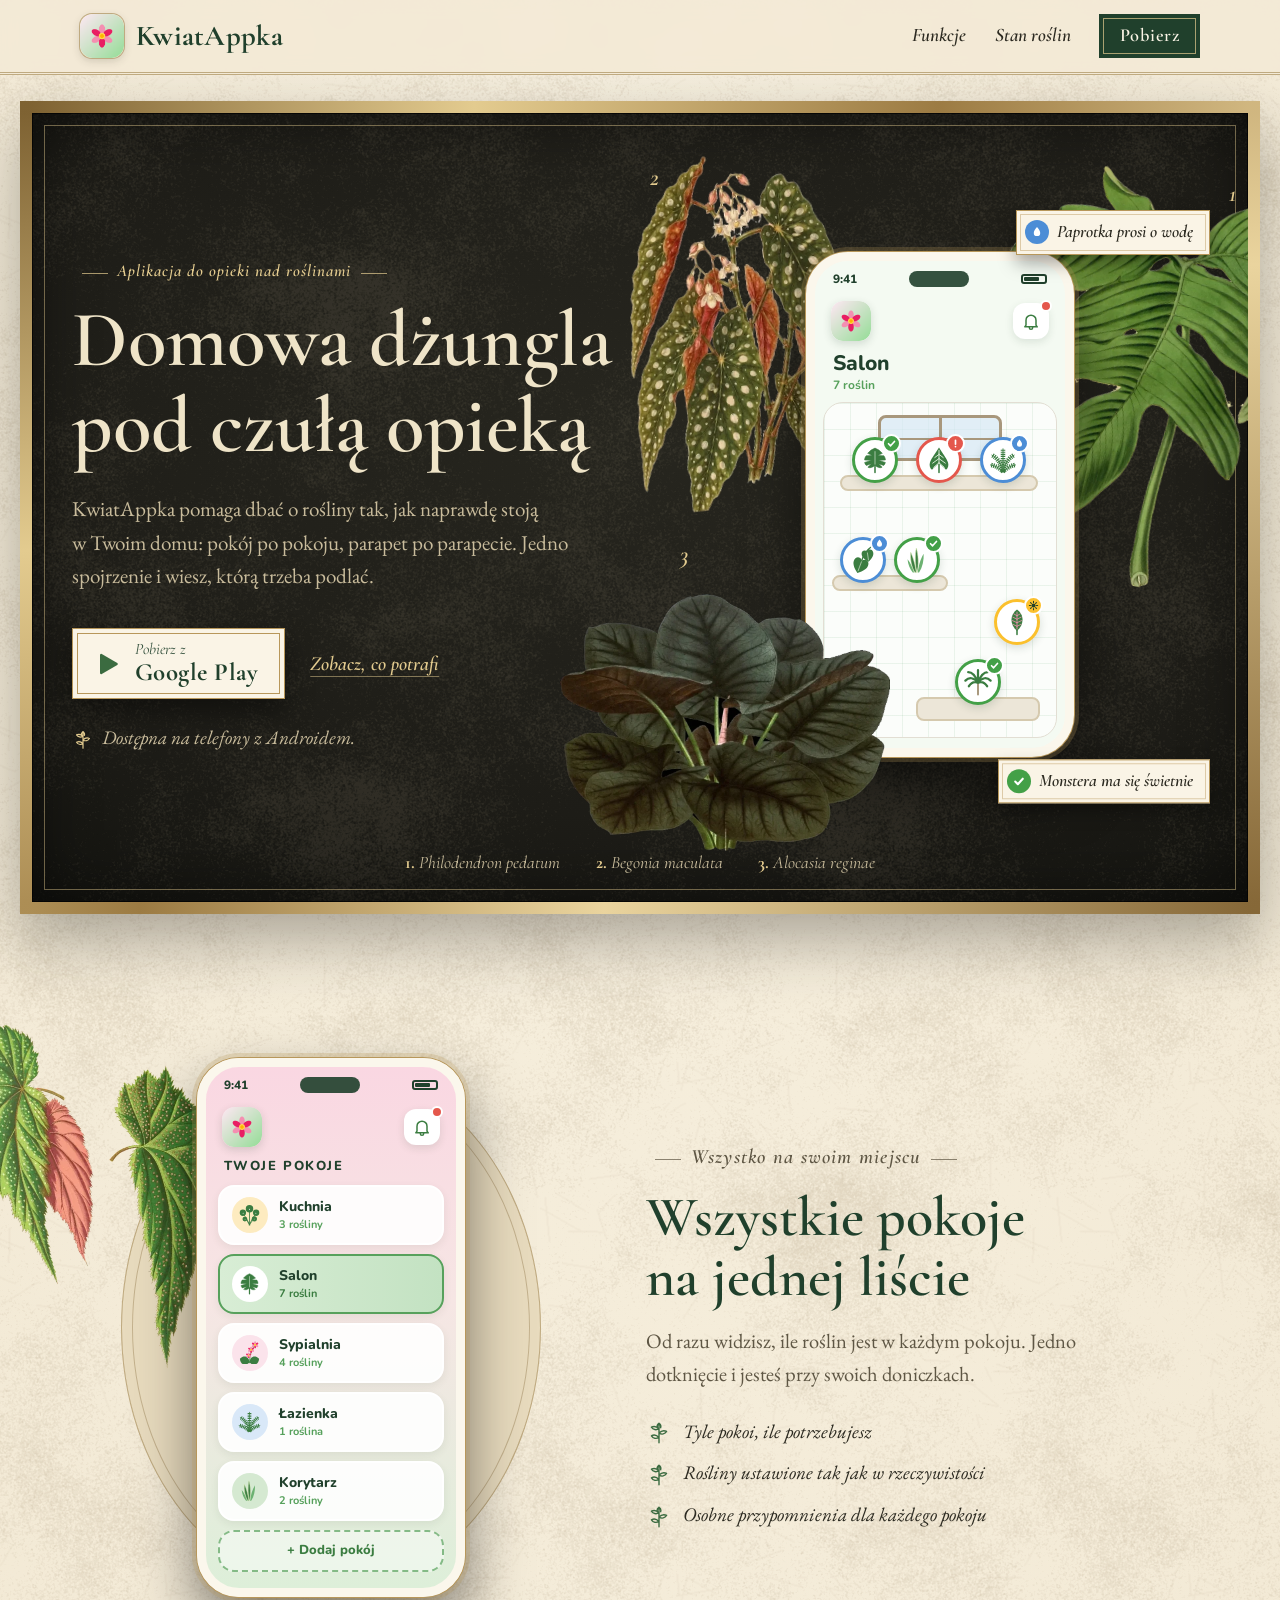
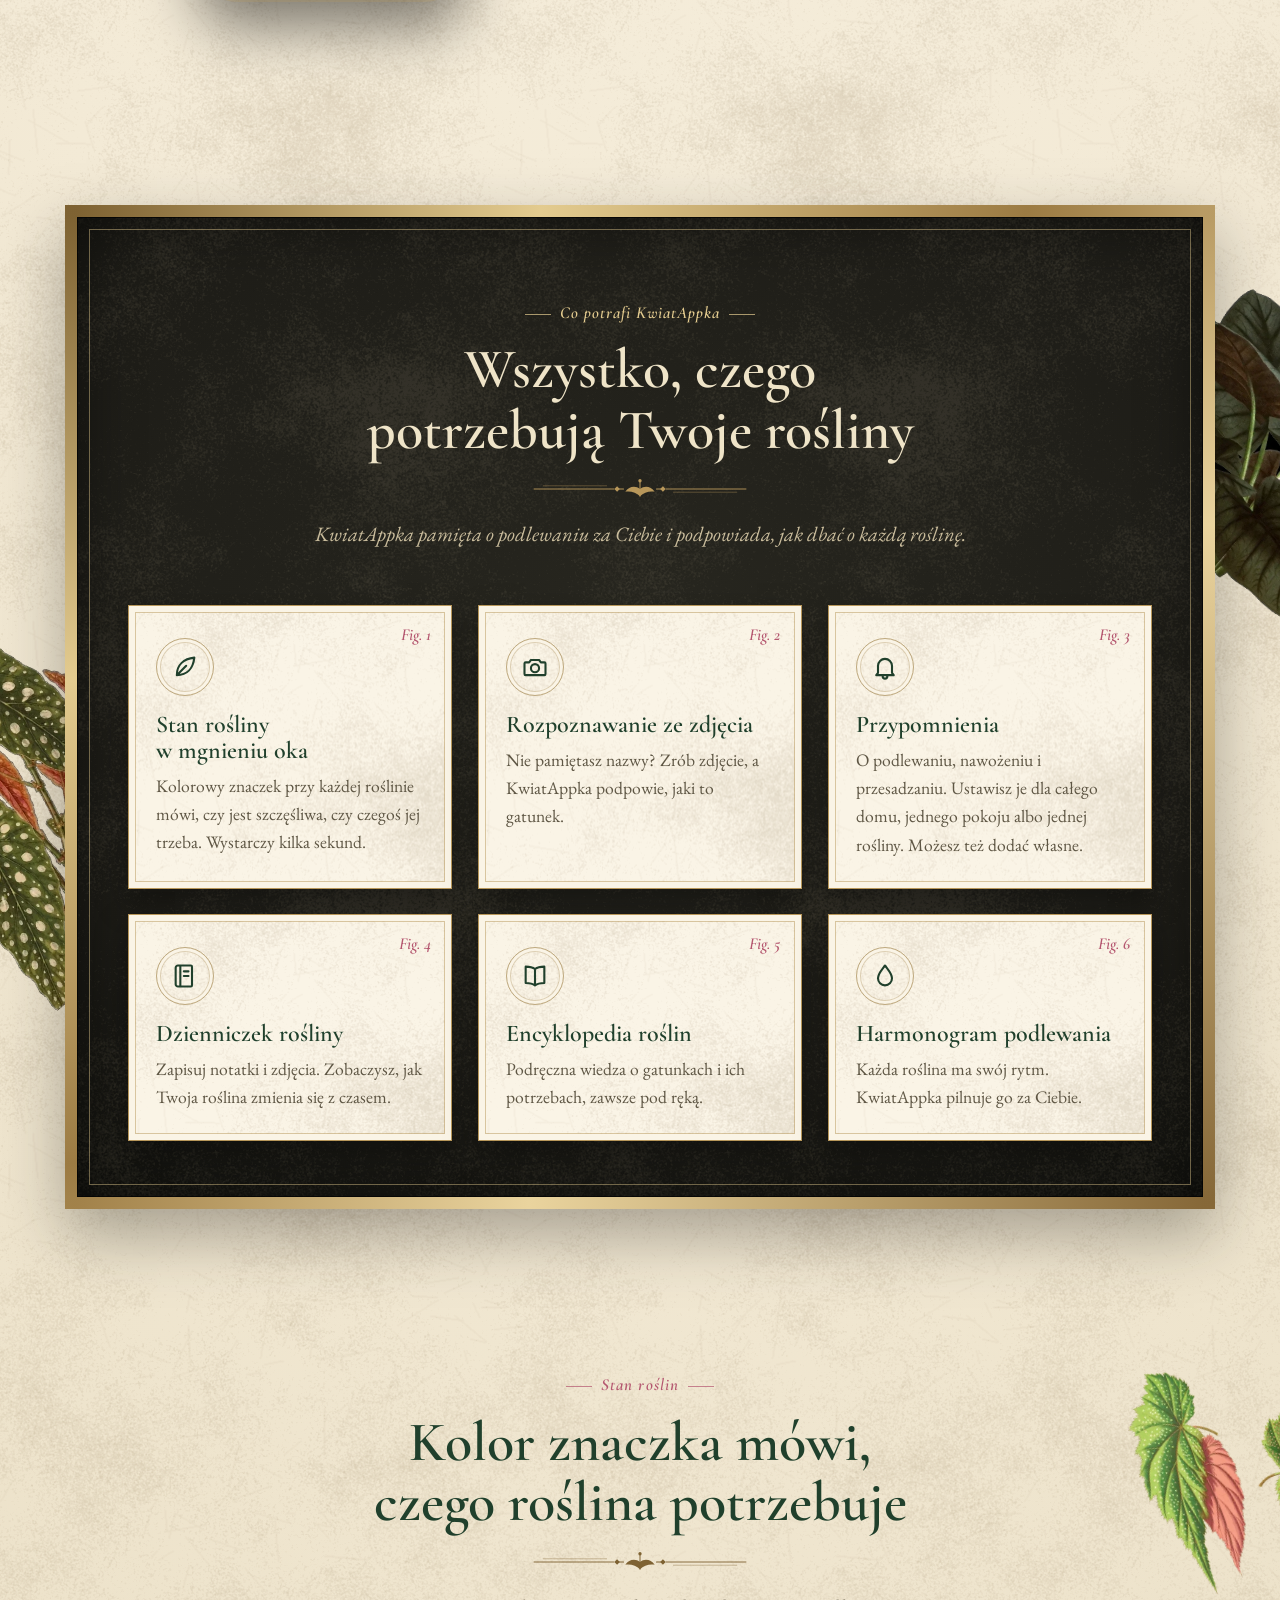
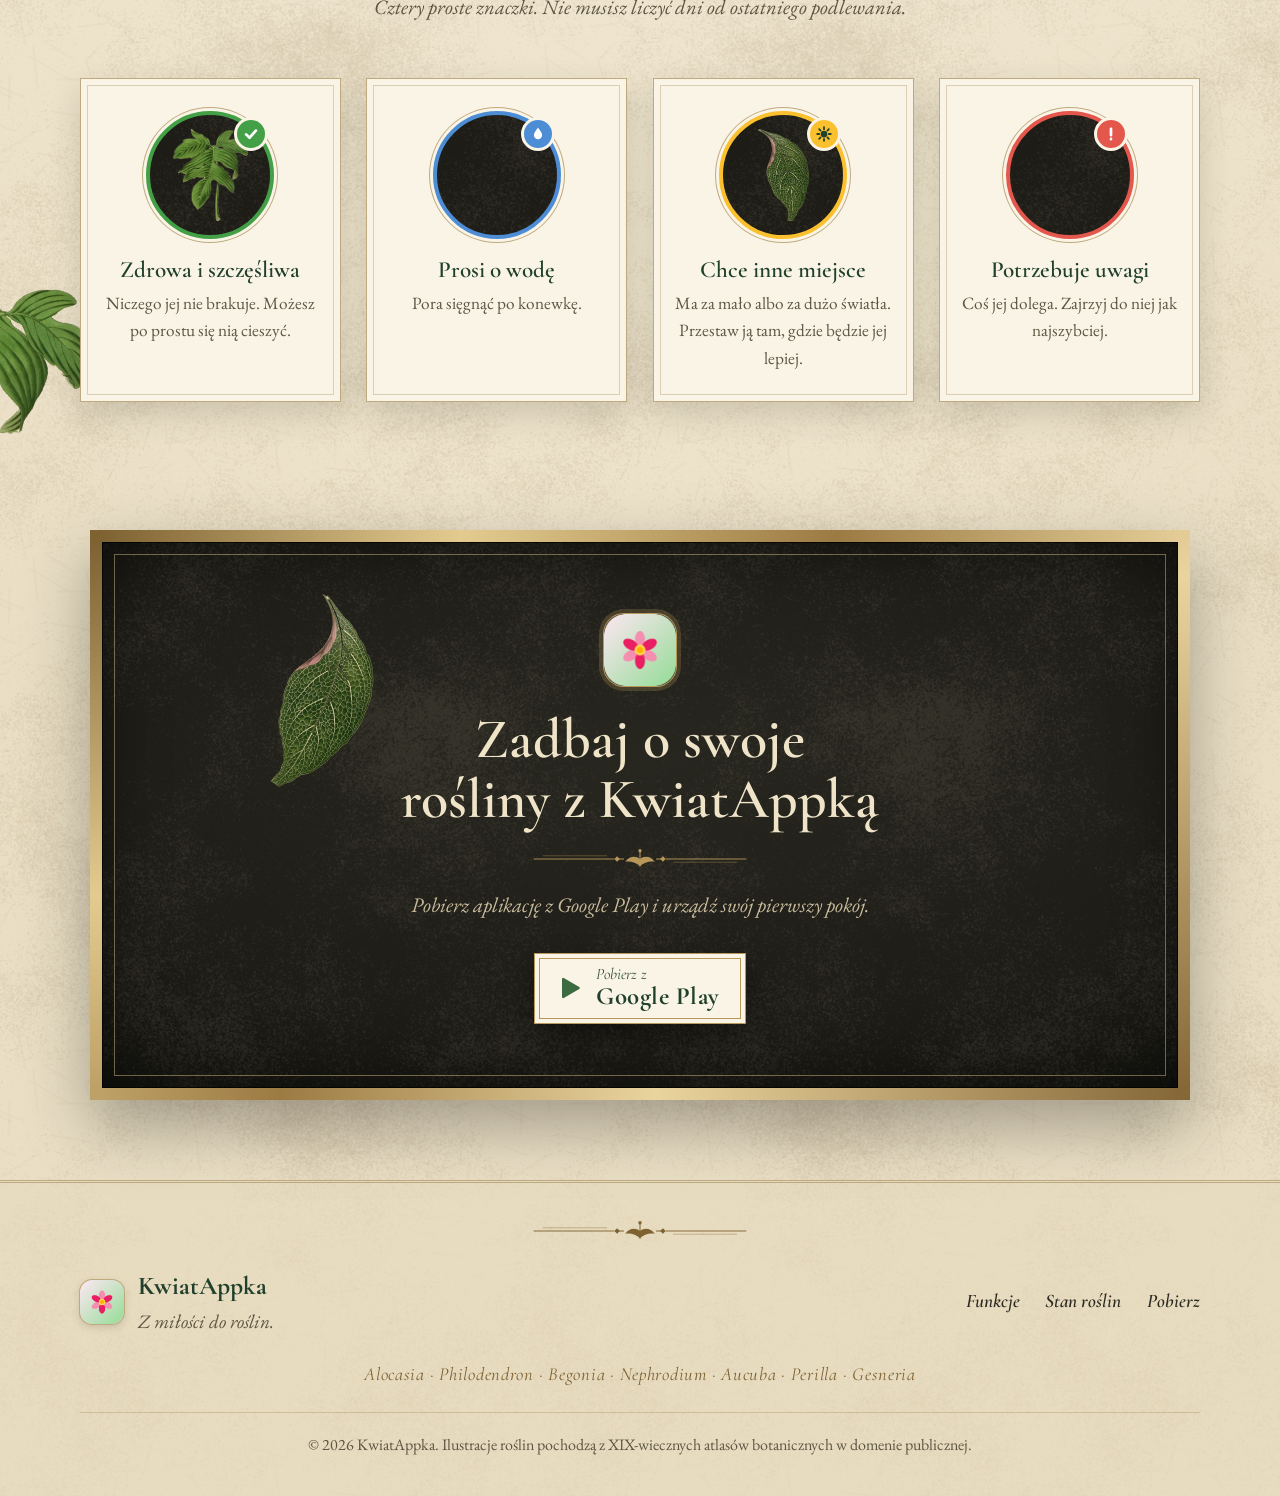
<file: index.html>
<!DOCTYPE html>
<html lang="pl">
<head>
  <meta charset="utf-8">

  <meta http-equiv="Content-Security-Policy"
        content="default-src 'none'; style-src 'self'; img-src 'self'; font-src 'self'; manifest-src 'self'; script-src 'self'; object-src 'none'; base-uri 'self'; form-action 'none'">
  <meta name="referrer" content="strict-origin-when-cross-origin">

  <meta name="viewport" content="width=device-width, initial-scale=1">
  <title>KwiatAppka. Aplikacja do opieki nad roślinami domowymi</title>
  <meta name="description" content="KwiatAppka to aplikacja do opieki nad roślinami domowymi. Urządź w telefonie swoje pokoje, rozstaw rośliny tak, jak stoją w domu, i jednym spojrzeniem sprawdź, której czegoś potrzeba.">
  <meta name="theme-color" content="#F3EAD6">
  <link rel="canonical" href="https://kwiat.app/">

  <meta property="og:type" content="website">
  <meta property="og:locale" content="pl_PL">
  <meta property="og:site_name" content="KwiatAppka">
  <meta property="og:title" content="KwiatAppka. Aplikacja do opieki nad roślinami domowymi">
  <meta property="og:description" content="Urządź w telefonie swoje pokoje, rozstaw rośliny tak, jak stoją w domu, i jednym spojrzeniem sprawdź, której czegoś potrzeba.">
  <meta property="og:url" content="https://kwiat.app/">
  <meta property="og:image" content="https://kwiat.app/img/og-image.jpg">
  <meta property="og:image:width" content="1200">
  <meta property="og:image:height" content="630">
  <meta property="og:image:alt" content="KwiatAppka. Domowa dżungla pod czułą opieką">
  <meta name="twitter:card" content="summary_large_image">

  <link rel="icon" href="img/favicon-48.png" type="image/png" sizes="48x48">
  <link rel="icon" href="img/icon-192.png" type="image/png" sizes="192x192">
  <link rel="apple-touch-icon" href="img/apple-touch-icon.png">
  <link rel="manifest" href="site.webmanifest">
  <link rel="preload" href="fonts/cormorant-garamond-latin.woff2" as="font" type="font/woff2" crossorigin>
  <link rel="preload" href="fonts/eb-garamond-latin.woff2" as="font" type="font/woff2" crossorigin>
  <link rel="stylesheet" href="css/style.css">
  <script src="js/lenis.min.js" defer></script>
  <script src="js/main.js" defer></script>
</head>
<body>

<svg class="sprite" aria-hidden="true" focusable="false">
  <defs>
    <path id="lf" d="M0 0C7-11 23-12 31 0 23 12 7 11 0 0Z"/>
    <path id="heart" d="M0 0C-7-5-12-11-10.5-17-9.5-22-4-23.5 0-19 4-23.5 9.5-22 10.5-17 12-11 7-5 0 0Z"/>
  </defs>

  <symbol id="flower" viewBox="0 0 60 60">
    <g fill="#EC2A68">
      <ellipse cx="30" cy="15" rx="8" ry="13" transform="rotate(60 30 30)"/>
      <ellipse cx="30" cy="15" rx="8" ry="13" transform="rotate(180 30 30)"/>
      <ellipse cx="30" cy="15" rx="8" ry="13" transform="rotate(300 30 30)"/>
    </g>
    <g fill="#F591B2">
      <ellipse cx="30" cy="15" rx="8" ry="13"/>
      <ellipse cx="30" cy="15" rx="8" ry="13" transform="rotate(120 30 30)"/>
      <ellipse cx="30" cy="15" rx="8" ry="13" transform="rotate(240 30 30)"/>
    </g>
    <circle cx="30" cy="30" r="8" fill="#FFD54F"/>
    <circle cx="30" cy="30" r="4.5" fill="#FFB300"/>
  </symbol>
  <symbol id="g-monstera" viewBox="0 0 40 40">
    <path d="M20 27v11" fill="none" stroke="currentColor" stroke-width="2.2" stroke-linecap="round"/>
    <path fill="currentColor" stroke="currentColor" stroke-width=".8" stroke-linejoin="round" d="M20 3Q26 5 30.5 10.5L24 13.5L32.8 14Q34.8 17 34.9 20L25 20.5L34.8 23.5Q34.3 26 32.5 27.8L25 25.5L30.2 30.2Q28 31.5 25.5 30.8Q22 30 20 27Q18 30 14.5 30.8Q12 31.5 9.8 30.2L15 25.5L7.5 27.8Q5.7 26 5.2 23.5L15 20.5L5.1 20Q5.2 17 7.2 14L16 13.5L9.5 10.5Q14 5 20 3Z"/>
    <path d="M20 8v18" fill="none" stroke="#E6F2E2" stroke-width="1.2" stroke-linecap="round" opacity=".75"/>
  </symbol>
  <symbol id="g-alokazja" viewBox="0 0 40 40">
    <path d="M20 25v13" fill="none" stroke="currentColor" stroke-width="2.2" stroke-linecap="round"/>
    <path fill="currentColor" d="M20 2C24 9 31 17 33 24c1 4 0 8-3 10-3-3-6.5-7-10-9-3.5 2-7 6-10 9-3-2-4-6-3-10C9 17 16 9 20 2Z"/>
    <path d="M20 6v19M20 12l6 4.5M20 12l-6 4.5M20 18l9 6.5M20 18l-9 6.5M20 24l7.5 6.5M20 24l-7.5 6.5" fill="none" stroke="#E6F2E2" stroke-width="1.3" stroke-linecap="round"/>
  </symbol>
  <symbol id="g-filodendron" viewBox="0 0 40 40">
    <path d="M32 1C25 6 20.5 12 18.5 20M32 1q-4 2.5-6 6.8" fill="none" stroke="currentColor" stroke-width="1.8" stroke-linecap="round"/>
    <g fill="currentColor">
      <use href="#heart" transform="translate(12 38.5) rotate(20)"/>
      <use href="#heart" transform="translate(28 22.5) rotate(-8) scale(.78)"/>
    </g>
    <path d="M17.8 22.5 13 35.5M26.3 9.8 27.8 20" fill="none" stroke="#E6F2E2" stroke-width="1.1" stroke-linecap="round" opacity=".8"/>
  </symbol>
  <symbol id="g-sansewieria" viewBox="0 0 40 40">
    <path fill="#6DB272" d="M14 38C10 33 7 26 6.5 19c4 5 7.5 12 9.5 19ZM23 38c5-8 7-18 6.5-27C25 18 22 29 21 38Z"/>
    <path fill="currentColor" stroke="#D8E8B4" stroke-width=".8" stroke-linejoin="round" d="M20 38C17 28 17 12 19 3c3 9 4 25 1 35ZM17 38C12 30 10 18 11 9c4 8 7 20 8 29Z"/>
  </symbol>
  <symbol id="g-paproc" viewBox="0 0 40 40">
    <path d="M20 37C20 26 20 14 20 4M20 37C18 26 12 17 4 13M20 37C22 26 28 17 36 13M20 37C16 32 9 28 2 27M20 37C24 32 31 28 38 27" fill="none" stroke="currentColor" stroke-width="6.5" stroke-dasharray="1.7 1.3"/>
    <path d="M20 37C20 26 20 14 20 4M20 37C18 26 12 17 4 13M20 37C22 26 28 17 36 13M20 37C16 32 9 28 2 27M20 37C24 32 31 28 38 27" fill="none" stroke="currentColor" stroke-width="1.2" stroke-linecap="round"/>
  </symbol>
  <symbol id="g-kaktus" viewBox="0 0 40 40">
    <g fill="none" stroke="currentColor" stroke-linecap="round">
      <path d="M20 37V11" stroke-width="9"/>
      <path d="M17 26h-5.5Q9 26 9 23.5V17" stroke-width="5"/>
      <path d="M23 21h5.5Q31 21 31 18.5V13" stroke-width="5"/>
    </g>
    <path d="M20 13v3M20 20v3M20 28v3M17.5 16.5v2M22.5 24.5v2" fill="none" stroke="#E6F2E2" stroke-width="1" stroke-linecap="round" opacity=".85"/>
    <circle cx="20" cy="5.5" r="3.2" fill="#EC2A68"/>
    <circle cx="20" cy="5.5" r="1.3" fill="#FFD54F"/>
  </symbol>
  <symbol id="g-sukulent" viewBox="0 0 40 40">
    <g fill="#7DBD82">
      <use href="#lf" transform="translate(20 37) rotate(-14) scale(.6 .95)"/>
      <use href="#lf" transform="translate(20 37) rotate(-166) scale(.6 .95)"/>
      <use href="#lf" transform="translate(20 37) rotate(-66) scale(.76 .95)"/>
      <use href="#lf" transform="translate(20 37) rotate(-114) scale(.76 .95)"/>
    </g>
    <g fill="currentColor">
      <use href="#lf" transform="translate(20 37) rotate(-40) scale(.7 .95)"/>
      <use href="#lf" transform="translate(20 37) rotate(-140) scale(.7 .95)"/>
      <use href="#lf" transform="translate(20 37) rotate(-90) scale(.86 .95)"/>
    </g>
  </symbol>
  <symbol id="g-pilea" viewBox="0 0 40 40">
    <path d="M20 38V15M20 38C17 30 13 24 10 20M20 38c3-8 7-14 10-18M20 38c-2-4-4-7-6-9M20 38c2-4 5-7 7-9" fill="none" stroke="currentColor" stroke-width="1.4" stroke-linecap="round"/>
    <g fill="currentColor">
      <circle cx="20" cy="10" r="6.5"/>
      <circle cx="8.5" cy="17" r="5.5"/>
      <circle cx="31.5" cy="17" r="5.5"/>
      <circle cx="12" cy="28" r="4.2"/>
      <circle cx="28.5" cy="27.5" r="4.5"/>
    </g>
    <g fill="#E6F2E2" opacity=".9">
      <circle cx="20" cy="11" r="1"/>
      <circle cx="9" cy="17.8" r=".9"/>
      <circle cx="31" cy="17.8" r=".9"/>
      <circle cx="12.3" cy="28.5" r=".8"/>
      <circle cx="28.2" cy="28" r=".8"/>
    </g>
  </symbol>
  <symbol id="g-palma" viewBox="0 0 40 40">
    <path d="M20 38V21" fill="none" stroke="#A8977C" stroke-width="2.8" stroke-linecap="round"/>
    <path d="M20 21V3M20 21C16 10 11 6 6 6M20 21c4-11 9-15 14-15M20 21C14 13 7 13 2 18M20 21c6-8 13-8 18-3M20 21c-5-2-10 0-13 5M20 21c5-2 10 0 13 5" fill="none" stroke="currentColor" stroke-width="3.2" stroke-linecap="round"/>
  </symbol>
  <symbol id="g-storczyk" viewBox="0 0 40 40">
    <path d="M20 38C20 27 23 15 30 6" fill="none" stroke="#57A15C" stroke-width="1.6" stroke-linecap="round"/>
    <g fill="currentColor">
      <use href="#lf" transform="translate(20 37.5) rotate(-22) scale(.58 .8)"/>
      <use href="#lf" transform="translate(20 37.5) rotate(-158) scale(.58 .8)"/>
    </g>
    <use href="#flower" x="23" y="0" width="13.5" height="13.5"/>
    <use href="#flower" x="16.5" y="9" width="12.5" height="12.5"/>
    <use href="#flower" x="13" y="19.5" width="11" height="11"/>
  </symbol>
  <symbol id="g-kalatea" viewBox="0 0 40 40">
    <path d="M20 30v8" fill="none" stroke="currentColor" stroke-width="2.2" stroke-linecap="round"/>
    <path fill="currentColor" d="M20 2C29 8 32 22 20 33 8 22 11 8 20 2Z"/>
    <path d="M20 6v24M20 11l4.5-2.5M20 11l-4.5-2.5M20 16l6-3M20 16l-6-3M20 21l6.5-3M20 21l-6.5-3M20 26l5.5-2.5M20 26l-5.5-2.5" fill="none" stroke="#F591B2" stroke-width="1.1" stroke-linecap="round"/>
  </symbol>
  <symbol id="i-leaf" viewBox="0 0 24 24">
    <path d="M5 19C5 10 11 5 20 4c-1 9-6 15-15 15Zm0 0 8-8" fill="none" stroke="currentColor" stroke-width="1.8" stroke-linecap="round" stroke-linejoin="round"/>
  </symbol>
  <symbol id="i-home" viewBox="0 0 24 24">
    <path d="M4 11.5 12 4l8 7.5V19a1 1 0 0 1-1 1h-4v-6H9v6H5a1 1 0 0 1-1-1Z" fill="none" stroke="currentColor" stroke-width="1.8" stroke-linecap="round" stroke-linejoin="round"/>
  </symbol>
  <symbol id="i-shelf" viewBox="0 0 24 24">
    <path d="M3 11h18M3 20h18M7 11V7.5h5V11M12.5 20v-3.5h5V20M9.5 7.5V4M15 16.5V14" fill="none" stroke="currentColor" stroke-width="1.8" stroke-linecap="round" stroke-linejoin="round"/>
  </symbol>
  <symbol id="i-camera" viewBox="0 0 24 24">
    <g fill="none" stroke="currentColor" stroke-width="1.8" stroke-linecap="round" stroke-linejoin="round">
      <path d="M4 8h3l1.5-2h7L17 8h3a1 1 0 0 1 1 1v9a1 1 0 0 1-1 1H4a1 1 0 0 1-1-1V9a1 1 0 0 1 1-1Z"/>
      <circle cx="12" cy="13" r="3.5"/>
    </g>
  </symbol>
  <symbol id="i-journal" viewBox="0 0 24 24">
    <path d="M6 3h11a1 1 0 0 1 1 1v16a1 1 0 0 1-1 1H6a2 2 0 0 1-2-2V5a2 2 0 0 1 2-2Zm2 0v18m3-13h4m-4 4h4" fill="none" stroke="currentColor" stroke-width="1.8" stroke-linecap="round" stroke-linejoin="round"/>
  </symbol>
  <symbol id="i-bell" viewBox="0 0 24 24">
    <path d="M6 17v-6a6 6 0 0 1 12 0v6l1.5 2h-15L6 17Zm4 3a2 2 0 0 0 4 0" fill="none" stroke="currentColor" stroke-width="1.8" stroke-linecap="round" stroke-linejoin="round"/>
  </symbol>
  <symbol id="i-book" viewBox="0 0 24 24">
    <path d="M12 6C10 4.5 7 4 4 4v14c3 0 6 .5 8 2 2-1.5 5-2 8-2V4c-3 0-6 .5-8 2Zm0 0v14" fill="none" stroke="currentColor" stroke-width="1.8" stroke-linecap="round" stroke-linejoin="round"/>
  </symbol>
  <symbol id="i-drop" viewBox="0 0 24 24">
    <path d="M12 3c3 4 6 7 6 11a6 6 0 0 1-12 0c0-4 3-7 6-11Z" fill="none" stroke="currentColor" stroke-width="1.8" stroke-linecap="round" stroke-linejoin="round"/>
  </symbol>
  <symbol id="b-check" viewBox="0 0 24 24">
    <path d="M5.5 12.5 10 17l8.5-9.5" fill="none" stroke="currentColor" stroke-width="3.6" stroke-linecap="round" stroke-linejoin="round"/>
  </symbol>
  <symbol id="b-bang" viewBox="0 0 24 24">
    <path d="M12 5v8.5M12 18.5v.5" fill="none" stroke="currentColor" stroke-width="3.6" stroke-linecap="round"/>
  </symbol>
  <symbol id="b-drop" viewBox="0 0 24 24">
    <path d="M12 3.5c3 4 5.5 6.5 5.5 10a5.5 5.5 0 0 1-11 0c0-3.5 2.5-6 5.5-10Z" fill="currentColor"/>
  </symbol>
  <symbol id="b-sun" viewBox="0 0 24 24">
    <circle cx="12" cy="12" r="4.5" fill="currentColor"/>
    <path d="M12 3v2.5M12 18.5V21M3 12h2.5M18.5 12H21M5.6 5.6l1.8 1.8M16.6 16.6l1.8 1.8M5.6 18.4l1.8-1.8M16.6 7.4l1.8-1.8" fill="none" stroke="currentColor" stroke-width="2.4" stroke-linecap="round"/>
  </symbol>
  <symbol id="i-play" viewBox="0 0 24 24">
    <path d="M6 4.3v15.4a1 1 0 0 0 1.5.86l13.3-7.7a1 1 0 0 0 0-1.72L7.5 3.44A1 1 0 0 0 6 4.3Z" fill="currentColor"/>
  </symbol>
  <symbol id="orn" viewBox="0 0 240 28">
    <path d="M4 14H92M148 14H236" fill="none" stroke="currentColor" stroke-width="1"/>
    <path d="M14 10.5H84M156 17.5H226" fill="none" stroke="currentColor" stroke-width=".6" opacity=".7"/>
    <path d="M96 14h6M138 14h6" fill="none" stroke="currentColor" stroke-width="1.2" stroke-linecap="round"/>
    <path d="m92 14 3-3 3 3-3 3ZM142 14l3-3 3 3-3 3Z" fill="currentColor"/>
    <path d="M120 22C116 18 110 16 104 17c4-6 11-7 16-3 5-4 12-3 16 3-6-1-12 1-16 5Z" fill="currentColor"/>
    <path d="M120 22V6" fill="none" stroke="currentColor" stroke-width="1.1" stroke-linecap="round"/>
    <circle cx="120" cy="5" r="1.8" fill="currentColor"/>
  </symbol>
  <symbol id="sprig-ink" viewBox="0 0 24 24">
    <path d="M12 22V4M12 9c-2-2-5-2.5-7-1.5 1.5 2.5 4.5 3 7 1.5Zm0 4c2-2 5-2.5 7-1.5-1.5 2.5-4.5 3-7 1.5Zm0 4c-2-2-5-2.5-7-1.5 1.5 2.5 4.5 3 7 1.5ZM12 4c-1.5 1-2 2.5-1.5 4M12 4c1.5 1 2 2.5 1.5 4" fill="none" stroke="currentColor" stroke-width="1.3" stroke-linecap="round" stroke-linejoin="round"/>
  </symbol>
</svg>

<a class="skip" href="#tresc">Przejdź do treści</a>

<header class="top">
  <div class="wrap top__in">
    <a class="brand" href="#" aria-label="KwiatAppka, strona główna">
      <img class="brand__logo" src="img/logo.png" alt="" width="44" height="44">
      <span class="brand__name">KwiatAppka</span>
    </a>
    <nav class="nav" aria-label="Główna nawigacja">
      <a class="nav__link" href="#funkcje">Funkcje</a>
      <a class="nav__link" href="#stan">Stan roślin</a>
      <a class="btn btn--small" href="#pobierz">Pobierz</a>
    </nav>
  </div>
</header>

<main id="tresc">

  <section class="hero">
    <div class="plate plate--hero">

      <div class="hero__in">
        <div class="hero__text">
          <p class="eyebrow">Aplikacja do opieki nad roślinami</p>
          <h1>Domowa dżungla pod&nbsp;czułą opieką</h1>
          <p class="lead">
            KwiatAppka pomaga dbać o rośliny tak, jak naprawdę stoją w&nbsp;Twoim domu:
            pokój po pokoju, parapet po parapecie. Jedno spojrzenie i&nbsp;wiesz,
            którą trzeba podlać.
          </p>
          <div class="hero__cta">
          <a class="store store--light" href="https://play.google.com/store/apps/details?id=JP2_2137" rel="noopener">
            <svg class="store__icon" aria-hidden="true"><use href="#i-play"/></svg>
            <span class="store__text">
              <small>Pobierz z</small>
              <strong>Google Play</strong>
            </span>
          </a>
            <a class="link-more" href="#funkcje">Zobacz, co potrafi</a>
          </div>
          <p class="hero__note">
            <svg class="hero__note-icon" aria-hidden="true"><use href="#sprig-ink"/></svg>
            Dostępna na telefony z Androidem.
          </p>
        </div>

        <div class="stage">
          <img class="stage__art stage__art--begonia sway" src="img/botanika/begonia-plamista.webp" alt="" width="549" height="760" decoding="async">
          <img class="stage__art stage__art--filo sway" src="img/botanika/filodendron.webp" alt="" width="734" height="900" decoding="async">
          <span class="fig fig--1" aria-hidden="true">1</span>
          <span class="fig fig--2" aria-hidden="true">2</span>
          <span class="fig fig--3" aria-hidden="true">3</span>

          <div class="phone" role="img" aria-label="Podgląd aplikacji: pokój Salon z siedmioma roślinami ustawionymi na parapecie i półkach. Przy każdej roślinie kolorowy znaczek pokazuje jej stan.">
            <div class="phone__bar"><span>9:41</span><span class="phone__notch"></span><span class="phone__sig"></span></div>
            <div class="app-head">
              <img class="app-logo" src="img/logo.png" alt="" width="40" height="40">
              <span class="app-btn"><svg><use href="#i-bell"/></svg><i class="app-btn__dot"></i></span>
            </div>
            <div class="app-title">Salon</div>
            <div class="app-sub">7 roślin</div>

            <div class="room">
              <span class="window"></span>
              <span class="shelf shelf--1"></span>
              <span class="shelf shelf--2"></span>
              <span class="shelf shelf--3"></span>

              <span class="chip chip--ok pos-1"><svg class="chip__plant"><use href="#g-monstera"/></svg><i class="chip__badge"><svg><use href="#b-check"/></svg></i></span>
              <span class="chip chip--bad pos-2"><svg class="chip__plant"><use href="#g-alokazja"/></svg><i class="chip__badge"><svg><use href="#b-bang"/></svg></i></span>
              <span class="chip chip--water pos-3"><svg class="chip__plant"><use href="#g-paproc"/></svg><i class="chip__badge"><svg><use href="#b-drop"/></svg></i></span>
              <span class="chip chip--water pos-4"><svg class="chip__plant"><use href="#g-filodendron"/></svg><i class="chip__badge"><svg><use href="#b-drop"/></svg></i></span>
              <span class="chip chip--ok pos-5"><svg class="chip__plant"><use href="#g-sansewieria"/></svg><i class="chip__badge"><svg><use href="#b-check"/></svg></i></span>
              <span class="chip chip--light pos-6"><svg class="chip__plant"><use href="#g-kalatea"/></svg><i class="chip__badge"><svg><use href="#b-sun"/></svg></i></span>
              <span class="chip chip--ok pos-7"><svg class="chip__plant"><use href="#g-palma"/></svg><i class="chip__badge"><svg><use href="#b-check"/></svg></i></span>
            </div>
          </div>

          <img class="stage__art stage__art--alokazja" src="img/botanika/alokazja-krolewska.webp" alt="" width="1000" height="777" decoding="async">

          <div class="bubble bubble--1" aria-hidden="true">
            <i class="dot dot--water"><svg><use href="#b-drop"/></svg></i>
            Paprotka prosi o wodę
          </div>
          <div class="bubble bubble--2" aria-hidden="true">
            <i class="dot dot--ok"><svg><use href="#b-check"/></svg></i>
            Monstera ma się świetnie
          </div>
        </div>
      </div>

      <p class="plate__legend" aria-hidden="true">
        <span><b>1.</b> Philodendron pedatum</span>
        <span><b>2.</b> Begonia maculata</span>
        <span><b>3.</b> Alocasia reginae</span>
      </p>
    </div>
  </section>

  <section class="section section--rooms">
    <img class="edge edge--rooms-1 sway" src="img/botanika/wiechlina.webp" alt="" width="477" height="760" loading="lazy" decoding="async">
    <img class="edge edge--rooms-2" src="img/botanika/gesneria.webp" alt="" width="700" height="693" loading="lazy" decoding="async">
    <div class="wrap split">
      <div class="split__media">
        <span class="split__oval" aria-hidden="true"></span>
        <img class="split__art split__art--begonia sway" src="img/botanika/begonia.webp" alt="" width="430" height="700" loading="lazy" decoding="async">
        <img class="split__art split__art--amarantus" src="img/botanika/amarantus.webp" alt="" width="507" height="700" loading="lazy" decoding="async">
        <div class="phone phone--rooms" role="img" aria-label="Podgląd aplikacji: lista pokoi: Kuchnia, Salon, Sypialnia, Łazienka i Korytarz, z liczbą roślin w każdym z nich.">
          <div class="phone__bar"><span>9:41</span><span class="phone__notch"></span><span class="phone__sig"></span></div>
          <div class="app-head">
            <img class="app-logo" src="img/logo.png" alt="" width="40" height="40">
            <span class="app-btn"><svg><use href="#i-bell"/></svg><i class="app-btn__dot"></i></span>
          </div>
          <div class="app-caps">Twoje pokoje</div>
          <div class="rooms">
            <div class="rooms__item"><i class="rooms__ico rooms__ico--a"><svg><use href="#g-pilea"/></svg></i><span><b>Kuchnia</b><small>3 rośliny</small></span></div>
            <div class="rooms__item is-active"><i class="rooms__ico rooms__ico--b"><svg><use href="#g-monstera"/></svg></i><span><b>Salon</b><small>7 roślin</small></span></div>
            <div class="rooms__item"><i class="rooms__ico rooms__ico--c"><svg><use href="#g-storczyk"/></svg></i><span><b>Sypialnia</b><small>4 rośliny</small></span></div>
            <div class="rooms__item"><i class="rooms__ico rooms__ico--d"><svg><use href="#g-paproc"/></svg></i><span><b>Łazienka</b><small>1 roślina</small></span></div>
            <div class="rooms__item"><i class="rooms__ico rooms__ico--e"><svg><use href="#g-sansewieria"/></svg></i><span><b>Korytarz</b><small>2 rośliny</small></span></div>
            <div class="rooms__add">+ Dodaj pokój</div>
          </div>
        </div>
        <img class="split__art split__art--alokazja sway" src="img/botanika/alokazja-metaliczna.webp" alt="" width="541" height="760" loading="lazy" decoding="async">
      </div>

      <div class="split__text">
        <p class="eyebrow">Wszystko na swoim miejscu</p>
        <h2>Wszystkie pokoje na jednej liście</h2>
        <p>
          Od razu widzisz, ile roślin jest w każdym pokoju.
          Jedno dotknięcie i jesteś przy swoich doniczkach.
        </p>
        <ul class="ticks">
          <li><svg aria-hidden="true"><use href="#sprig-ink"/></svg>Tyle pokoi, ile potrzebujesz</li>
          <li><svg aria-hidden="true"><use href="#sprig-ink"/></svg>Rośliny ustawione tak jak w rzeczywistości</li>
          <li><svg aria-hidden="true"><use href="#sprig-ink"/></svg>Osobne przypomnienia dla każdego pokoju</li>
        </ul>
      </div>
    </div>
  </section>

  <section class="section section--features" id="funkcje">
    <img class="edge edge--feat-1 sway" src="img/botanika/paproc.webp" alt="" width="770" height="900" loading="lazy" decoding="async">
    <img class="edge edge--feat-2" src="img/botanika/alokazja-metaliczna.webp" alt="" width="541" height="760" loading="lazy" decoding="async">
    <div class="plate-wrap">
      <img class="plate-side plate-side--l sway" src="img/botanika/begonia-plamista.webp" alt="" width="549" height="760" loading="lazy" decoding="async">
      <img class="plate-side plate-side--r" src="img/botanika/alokazja-krolewska.webp" alt="" width="1000" height="777" loading="lazy" decoding="async">
    <div class="plate plate--features">
      <div class="section__head section__head--light">
        <p class="eyebrow">Co potrafi KwiatAppka</p>
        <h2>Wszystko, czego potrzebują Twoje rośliny</h2>
        <svg class="orn" aria-hidden="true"><use href="#orn"/></svg>
        <p class="section__lead">KwiatAppka pamięta o podlewaniu za Ciebie i podpowiada, jak dbać o każdą roślinę.</p>
      </div>

      <div class="cards">
        <article class="card">
          <span class="card__fig">Fig. 1</span>
          <span class="card__icon"><svg aria-hidden="true"><use href="#i-leaf"/></svg></span>
          <h3>Stan rośliny w&nbsp;mgnieniu oka</h3>
          <p>Kolorowy znaczek przy każdej roślinie mówi, czy jest szczęśliwa, czy czegoś jej trzeba. Wystarczy kilka sekund.</p>
        </article>
        <article class="card">
          <span class="card__fig">Fig. 2</span>
          <span class="card__icon"><svg aria-hidden="true"><use href="#i-camera"/></svg></span>
          <h3>Rozpoznawanie ze zdjęcia</h3>
          <p>Nie pamiętasz nazwy? Zrób zdjęcie, a KwiatAppka podpowie, jaki to gatunek.</p>
        </article>
        <article class="card">
          <span class="card__fig">Fig. 3</span>
          <span class="card__icon"><svg aria-hidden="true"><use href="#i-bell"/></svg></span>
          <h3>Przypomnienia</h3>
          <p>O podlewaniu, nawożeniu i przesadzaniu. Ustawisz je dla całego domu, jednego pokoju albo jednej rośliny. Możesz też dodać własne.</p>
        </article>
        <article class="card">
          <span class="card__fig">Fig. 4</span>
          <span class="card__icon"><svg aria-hidden="true"><use href="#i-journal"/></svg></span>
          <h3>Dzienniczek rośliny</h3>
          <p>Zapisuj notatki i zdjęcia. Zobaczysz, jak Twoja roślina zmienia się z czasem.</p>
        </article>
        <article class="card">
          <span class="card__fig">Fig. 5</span>
          <span class="card__icon"><svg aria-hidden="true"><use href="#i-book"/></svg></span>
          <h3>Encyklopedia roślin</h3>
          <p>Podręczna wiedza o gatunkach i ich potrzebach, zawsze pod ręką.</p>
        </article>
        <article class="card">
          <span class="card__fig">Fig. 6</span>
          <span class="card__icon"><svg aria-hidden="true"><use href="#i-drop"/></svg></span>
          <h3>Harmonogram podlewania</h3>
          <p>Każda roślina ma swój rytm. KwiatAppka pilnuje go za Ciebie.</p>
        </article>
      </div>
    </div>
    </div>
  </section>

  <section class="section section--status" id="stan">
    <img class="edge edge--stat-1" src="img/botanika/begonia.webp" alt="" width="430" height="700" loading="lazy" decoding="async">
    <img class="edge edge--stat-3 sway" src="img/botanika/aukuba.webp" alt="" width="524" height="760" loading="lazy" decoding="async">
    <img class="edge edge--stat-2" src="img/botanika/filodendron.webp" alt="" width="734" height="900" loading="lazy" decoding="async">
    <img class="edge edge--stat-4" src="img/botanika/paproc.webp" alt="" width="770" height="900" loading="lazy" decoding="async">
    <div class="wrap">
      <div class="section__head">
        <p class="eyebrow">Stan roślin</p>
        <h2>Kolor znaczka mówi, czego roślina potrzebuje</h2>
        <svg class="orn" aria-hidden="true"><use href="#orn"/></svg>
        <p class="section__lead">Cztery proste znaczki. Nie musisz liczyć dni od ostatniego podlewania.</p>
      </div>

      <ul class="legend">
        <li class="legend__item">
          <span class="specimen specimen--ok"><img class="specimen__img" src="img/botanika/filodendron.webp" alt="" width="734" height="900" loading="lazy" decoding="async"><i class="specimen__badge"><svg aria-hidden="true"><use href="#b-check"/></svg></i></span>
          <h3>Zdrowa i&nbsp;szczęśliwa</h3>
          <p>Niczego jej nie brakuje. Możesz po prostu się nią cieszyć.</p>
        </li>
        <li class="legend__item">
          <span class="specimen specimen--water"><img class="specimen__img" src="img/botanika/paproc.webp" alt="" width="770" height="900" loading="lazy" decoding="async"><i class="specimen__badge"><svg aria-hidden="true"><use href="#b-drop"/></svg></i></span>
          <h3>Prosi o&nbsp;wodę</h3>
          <p>Pora sięgnąć po konewkę.</p>
        </li>
        <li class="legend__item">
          <span class="specimen specimen--light"><img class="specimen__img" src="img/botanika/adelaster.webp" alt="" width="358" height="640" loading="lazy" decoding="async"><i class="specimen__badge"><svg aria-hidden="true"><use href="#b-sun"/></svg></i></span>
          <h3>Chce inne miejsce</h3>
          <p>Ma za mało albo za dużo światła. Przestaw ją tam, gdzie będzie jej lepiej.</p>
        </li>
        <li class="legend__item">
          <span class="specimen specimen--bad"><img class="specimen__img" src="img/botanika/amarantus.webp" alt="" width="507" height="700" loading="lazy" decoding="async"><i class="specimen__badge"><svg aria-hidden="true"><use href="#b-bang"/></svg></i></span>
          <h3>Potrzebuje uwagi</h3>
          <p>Coś jej dolega. Zajrzyj do niej jak najszybciej.</p>
        </li>
      </ul>
    </div>
  </section>

  <section class="cta" id="pobierz">
    <div class="plate plate--cta">
      <img class="cta__art cta__art--alokazja sway" src="img/botanika/alokazja-metaliczna.webp" alt="" width="541" height="760" loading="lazy" decoding="async">
      <img class="cta__art cta__art--adelaster" src="img/botanika/adelaster.webp" alt="" width="358" height="640" loading="lazy" decoding="async">
      <img class="cta__art cta__art--amarantus sway" src="img/botanika/amarantus.webp" alt="" width="507" height="700" loading="lazy" decoding="async">
      <div class="cta__in">
        <img class="cta__logo" src="img/logo.png" alt="" width="72" height="72" loading="lazy" decoding="async">
        <h2>Zadbaj o&nbsp;swoje rośliny z&nbsp;KwiatAppką</h2>
        <svg class="orn" aria-hidden="true"><use href="#orn"/></svg>
        <p>Pobierz aplikację z Google Play i urządź swój pierwszy pokój.</p>
        <a class="store store--light" href="https://play.google.com/store/apps/details?id=JP2_2137" rel="noopener">
            <svg class="store__icon" aria-hidden="true"><use href="#i-play"/></svg>
            <span class="store__text">
              <small>Pobierz z</small>
              <strong>Google Play</strong>
            </span>
          </a>
      </div>
    </div>
  </section>

</main>

<footer class="foot">
  <div class="wrap foot__in">
    <svg class="orn" aria-hidden="true"><use href="#orn"/></svg>
    <div class="foot__row">
      <div class="foot__brand">
        <img class="brand__logo" src="img/logo.png" alt="" width="44" height="44" loading="lazy" decoding="async">
        <div>
          <strong>KwiatAppka</strong>
          <span>Z miłości do roślin.</span>
        </div>
      </div>
      <nav class="foot__nav" aria-label="Stopka">
        <a href="#funkcje">Funkcje</a>
        <a href="#stan">Stan roślin</a>
        <a href="#pobierz">Pobierz</a>
      </nav>
    </div>
    <p class="foot__latin">Alocasia &middot; Philodendron &middot; Begonia &middot; Nephrodium &middot; Aucuba &middot; Perilla &middot; Gesneria</p>
    <p class="foot__copy">© 2026 KwiatAppka. Ilustracje roślin pochodzą z XIX-wiecznych atlasów botanicznych w domenie publicznej.</p>
  </div>
</footer>

</body>
</html>
</file>
<file: css/style.css>
@font-face {
  font-family: "Cormorant Garamond";
  font-style: normal;
  font-weight: 300 700;
  font-display: swap;
  src: url("../fonts/cormorant-garamond-latin-ext.woff2") format("woff2");
  unicode-range: U+0100-02BA,U+02BD-02C5,U+02C7-02CC,U+02CE-02D7,U+02DD-02FF,U+0304,U+0308,U+0329,U+1D00-1DBF,U+1E00-1E9F,U+1EF2-1EFF,U+2020,U+20A0-20AB,U+20AD-20C0,U+2113,U+2C60-2C7F,U+A720-A7FF;
}
@font-face {
  font-family: "Cormorant Garamond";
  font-style: normal;
  font-weight: 300 700;
  font-display: swap;
  src: url("../fonts/cormorant-garamond-latin.woff2") format("woff2");
  unicode-range: U+0000-00FF,U+0131,U+0152-0153,U+02BB-02BC,U+02C6,U+02DA,U+02DC,U+0304,U+0308,U+0329,U+2000-206F,U+20AC,U+2122,U+2191,U+2193,U+2212,U+2215,U+FEFF,U+FFFD;
}
@font-face {
  font-family: "Cormorant Garamond";
  font-style: italic;
  font-weight: 300 700;
  font-display: swap;
  src: url("../fonts/cormorant-garamond-italic-latin-ext.woff2") format("woff2");
  unicode-range: U+0100-02BA,U+02BD-02C5,U+02C7-02CC,U+02CE-02D7,U+02DD-02FF,U+0304,U+0308,U+0329,U+1D00-1DBF,U+1E00-1E9F,U+1EF2-1EFF,U+2020,U+20A0-20AB,U+20AD-20C0,U+2113,U+2C60-2C7F,U+A720-A7FF;
}
@font-face {
  font-family: "Cormorant Garamond";
  font-style: italic;
  font-weight: 300 700;
  font-display: swap;
  src: url("../fonts/cormorant-garamond-italic-latin.woff2") format("woff2");
  unicode-range: U+0000-00FF,U+0131,U+0152-0153,U+02BB-02BC,U+02C6,U+02DA,U+02DC,U+0304,U+0308,U+0329,U+2000-206F,U+20AC,U+2122,U+2191,U+2193,U+2212,U+2215,U+FEFF,U+FFFD;
}
@font-face {
  font-family: "EB Garamond";
  font-style: normal;
  font-weight: 400 800;
  font-display: swap;
  src: url("../fonts/eb-garamond-latin-ext.woff2") format("woff2");
  unicode-range: U+0100-02BA,U+02BD-02C5,U+02C7-02CC,U+02CE-02D7,U+02DD-02FF,U+0304,U+0308,U+0329,U+1D00-1DBF,U+1E00-1E9F,U+1EF2-1EFF,U+2020,U+20A0-20AB,U+20AD-20C0,U+2113,U+2C60-2C7F,U+A720-A7FF;
}
@font-face {
  font-family: "EB Garamond";
  font-style: normal;
  font-weight: 400 800;
  font-display: swap;
  src: url("../fonts/eb-garamond-latin.woff2") format("woff2");
  unicode-range: U+0000-00FF,U+0131,U+0152-0153,U+02BB-02BC,U+02C6,U+02DA,U+02DC,U+0304,U+0308,U+0329,U+2000-206F,U+20AC,U+2122,U+2191,U+2193,U+2212,U+2215,U+FEFF,U+FFFD;
}
@font-face {
  font-family: "EB Garamond";
  font-style: italic;
  font-weight: 400 800;
  font-display: swap;
  src: url("../fonts/eb-garamond-italic-latin-ext.woff2") format("woff2");
  unicode-range: U+0100-02BA,U+02BD-02C5,U+02C7-02CC,U+02CE-02D7,U+02DD-02FF,U+0304,U+0308,U+0329,U+1D00-1DBF,U+1E00-1E9F,U+1EF2-1EFF,U+2020,U+20A0-20AB,U+20AD-20C0,U+2113,U+2C60-2C7F,U+A720-A7FF;
}
@font-face {
  font-family: "EB Garamond";
  font-style: italic;
  font-weight: 400 800;
  font-display: swap;
  src: url("../fonts/eb-garamond-italic-latin.woff2") format("woff2");
  unicode-range: U+0000-00FF,U+0131,U+0152-0153,U+02BB-02BC,U+02C6,U+02DA,U+02DC,U+0304,U+0308,U+0329,U+2000-206F,U+20AC,U+2122,U+2191,U+2193,U+2212,U+2215,U+FEFF,U+FFFD;
}
@font-face {
  font-family: "Nunito";
  font-style: normal;
  font-weight: 200 1000;
  font-display: swap;
  src: url("../fonts/nunito-latin-ext.woff2") format("woff2");
  unicode-range: U+0100-02BA,U+02BD-02C5,U+02C7-02CC,U+02CE-02D7,U+02DD-02FF,U+0304,U+0308,U+0329,U+1D00-1DBF,U+1E00-1E9F,U+1EF2-1EFF,U+2020,U+20A0-20AB,U+20AD-20C0,U+2113,U+2C60-2C7F,U+A720-A7FF;
}
@font-face {
  font-family: "Nunito";
  font-style: normal;
  font-weight: 200 1000;
  font-display: swap;
  src: url("../fonts/nunito-latin.woff2") format("woff2");
  unicode-range: U+0000-00FF,U+0131,U+0152-0153,U+02BB-02BC,U+02C6,U+02DA,U+02DC,U+0304,U+0308,U+0329,U+2000-206F,U+20AC,U+2122,U+2191,U+2193,U+2212,U+2215,U+FEFF,U+FFFD;
}

:root {
  --paper: #F3EAD6;
  --paper-light: #FAF4E6;
  --paper-deep: #E8DBBE;
  --ink: #2C2A21;
  --ink-soft: #5E5644;
  --ink-green: #20402C;
  --sage: #57A15C;
  --sage-dark: #3B6B40;
  --rose: #B4566F;
  --rose-soft: #E9C9C9;
  --plate: #1D1C17;
  --plate-text: #EFE4C8;
  --plate-soft: #C9BC9C;
  --gold: #B8975A;
  --gold-light: #E3CB8F;
  --gold-dark: #7E6232;
  --rule: #BFAA80;

  --healthy: #43A047;
  --water: #4C8DD6;
  --fertilizer: #FBC02D;
  --critical: #E4574C;
  --primary: #57A15C;
  --primary-dark: #3B7D41;
  --app-text: #20402C;
  --app-soft: #8A9A8D;
  --outline: #E2DED3;

  --font-display: "Cormorant Garamond", "Garamond", "Times New Roman", serif;
  --font-body: "EB Garamond", "Garamond", Georgia, serif;
  --font-app: "Nunito", "Segoe UI", system-ui, sans-serif;

  --gold-frame: linear-gradient(135deg, #7E6232 0%, #E3CB8F 22%, #9C7B43 45%, #EAD49E 68%, #866838 100%);
  --shadow: 0 12px 30px rgba(44, 42, 33, .16);
  --shadow-lg: 0 26px 60px rgba(29, 28, 23, .35);
}

*, *::before, *::after { box-sizing: border-box; }

html {
  min-height: 100%;
  background-color: #EADFC5;
  -webkit-text-size-adjust: 100%;
}

body {
  min-height: 100vh;
  margin: 0;
  font-family: var(--font-body);
  font-size: 1.2rem;
  line-height: 1.6;
  color: var(--ink);
  background-color: var(--paper);
  background-image: url("../img/papier.webp"), radial-gradient(120% 90% at 50% 0%, #F7F0DF 0%, var(--paper) 55%, #EADFC5 100%);
  overflow-x: hidden;
}

h1, h2, h3 {
  font-family: var(--font-display);
  font-weight: 600;
  line-height: 1.08;
  margin: 0;
  text-wrap: balance;
  color: var(--ink-green);
}

h1 { font-size: clamp(3rem, 6.2vw, 5rem); letter-spacing: -.005em; }
h2 { font-size: clamp(2.3rem, 4.4vw, 3.5rem); }
h3 { font-size: 1.6rem; font-weight: 600; }

p { margin: 0; }
a { color: inherit; }
img, svg { display: block; }
ul, ol { margin: 0; padding: 0; list-style: none; }

:focus-visible {
  outline: 2px solid var(--rose);
  outline-offset: 3px;
  border-radius: 4px;
}

[id] { scroll-margin-top: 90px; }

.wrap {
  width: min(1120px, 100% - 2.5rem);
  margin-inline: auto;
}

.sprite {
  position: absolute;
  width: 0;
  height: 0;
  overflow: hidden;
}

.skip {
  position: absolute;
  left: 1rem;
  top: -4rem;
  z-index: 100;
  padding: .6rem 1rem;
  background: var(--ink);
  color: var(--paper);
}
.skip:focus { top: 1rem; }

.eyebrow {
  display: inline-block;
  margin-bottom: .8rem;
  font-family: var(--font-display);
  font-size: 1.05rem;
  font-weight: 600;
  font-style: italic;
  letter-spacing: .06em;
  color: var(--rose);
}
.eyebrow::before,
.eyebrow::after {
  content: "";
  display: inline-block;
  width: 26px;
  height: 1px;
  margin: 0 .6rem;
  vertical-align: middle;
  background: currentColor;
  opacity: .7;
}

.orn {
  width: 220px;
  height: 26px;
  margin: 1rem auto 0;
  color: var(--gold-dark);
}

.btn {
  display: inline-flex;
  align-items: center;
  justify-content: center;
  padding: .5rem 1.4rem;
  border: 1px solid var(--ink-green);
  background: var(--ink-green);
  color: var(--paper-light);
  font-family: var(--font-display);
  font-size: 1.15rem;
  font-weight: 600;
  letter-spacing: .04em;
  text-decoration: none;
  box-shadow: inset 0 0 0 3px var(--ink-green), inset 0 0 0 4px rgba(227, 203, 143, .7);
  transition: background-color .2s ease, transform .2s ease;
}
.btn:hover { background: #2A5238; transform: translateY(-1px); }
.btn--small { padding: .4rem 1.2rem; }

.store {
  display: inline-flex;
  align-items: center;
  gap: .85rem;
  padding: .75rem 1.6rem .75rem 1.25rem;
  border: 1px solid var(--gold);
  background: var(--ink-green);
  color: var(--paper-light);
  text-decoration: none;
  box-shadow: inset 0 0 0 4px var(--ink-green), inset 0 0 0 5px rgba(227, 203, 143, .6), 0 10px 24px rgba(29, 28, 23, .3);
  transition: transform .2s ease, box-shadow .2s ease;
}
.store:hover { transform: translateY(-2px); }
.store__icon { width: 28px; height: 28px; color: var(--gold-light); flex: none; }
.store__text { display: flex; flex-direction: column; line-height: 1.1; text-align: left; }
.store__text small { font-family: var(--font-display); font-style: italic; font-size: 1rem; opacity: .9; }
.store__text strong { font-family: var(--font-display); font-size: 1.55rem; font-weight: 700; letter-spacing: .02em; }

.store--light {
  background: var(--paper-light);
  color: var(--ink-green);
  box-shadow: inset 0 0 0 4px var(--paper-light), inset 0 0 0 5px var(--gold), 0 12px 28px rgba(0, 0, 0, .45);
}
.store--light .store__icon { color: var(--sage-dark); }

.link-more {
  font-family: var(--font-display);
  font-size: 1.25rem;
  font-style: italic;
  font-weight: 600;
  color: var(--gold-light);
  text-decoration: underline;
  text-decoration-thickness: 1px;
  text-underline-offset: 6px;
  text-decoration-color: rgba(227, 203, 143, .5);
}
.link-more:hover { text-decoration-color: var(--gold-light); }

.top {
  position: sticky;
  top: 0;
  z-index: 50;
  background: rgba(243, 234, 214, .92);
  -webkit-backdrop-filter: blur(8px);
  backdrop-filter: blur(8px);
  border-bottom: 3px double var(--rule);
}
.top__in {
  display: flex;
  align-items: center;
  justify-content: space-between;
  gap: 1rem;
  min-height: 72px;
}
.brand { display: inline-flex; align-items: center; gap: .75rem; text-decoration: none; }
.brand__logo {
  width: 44px;
  height: 44px;
  border-radius: 12px;
  box-shadow: 0 0 0 1px var(--rule), 0 3px 8px rgba(44, 42, 33, .18);
}
.brand__name {
  font-family: var(--font-display);
  font-size: 1.8rem;
  font-weight: 700;
  color: var(--ink-green);
  letter-spacing: .01em;
}
.nav { display: flex; align-items: center; gap: 1.8rem; }
.nav__link {
  font-family: var(--font-display);
  font-size: 1.2rem;
  font-weight: 600;
  font-style: italic;
  color: var(--ink);
  text-decoration: none;
  border-bottom: 1px solid transparent;
  transition: border-color .2s ease, color .2s ease;
}
.nav__link:hover { color: var(--rose); border-bottom-color: currentColor; }

.plate {
  position: relative;
  isolation: isolate;
  background-color: var(--plate);
  background-image: url("../img/tablica.webp"), radial-gradient(90% 70% at 50% 40%, #27261F 0%, var(--plate) 70%, #141410 100%);
  color: var(--plate-text);
  border: 12px solid transparent;
  border-image: var(--gold-frame) 1;
  box-shadow: inset 0 0 0 1px rgba(0, 0, 0, .7), inset 0 0 60px rgba(0, 0, 0, .55), var(--shadow-lg);
}
.plate::before {
  content: "";
  position: absolute;
  inset: 12px;
  border: 1px solid rgba(227, 203, 143, .45);
  pointer-events: none;
  z-index: 0;
}
.plate__legend {
  position: relative;
  z-index: 2;
  display: flex;
  flex-wrap: wrap;
  justify-content: center;
  gap: .3rem 2.2rem;
  padding: 0 1.5rem 1.6rem;
  font-family: var(--font-display);
  font-size: 1.1rem;
  font-style: italic;
  color: var(--plate-soft);
}
.plate__legend b { font-weight: 700; color: var(--gold-light); font-style: normal; }
.plate h2, .plate h1 { color: var(--plate-text); }

.hero { padding: 1.6rem 1.25rem 0; }
.plate--hero { max-width: 1400px; margin: 0 auto; overflow: hidden; }
.hero__in {
  position: relative;
  z-index: 1;
  display: grid;
  grid-template-columns: 1fr 1fr;
  align-items: center;
  gap: 2rem;
  width: min(1180px, 100% - 3rem);
  margin: 0 auto;
  padding: 4.5rem 0 1.5rem;
}
.hero__text { padding-left: 1rem; }
.hero .eyebrow { color: var(--gold-light); }
.lead {
  margin-top: 1.4rem;
  max-width: 33rem;
  font-size: 1.32rem;
  color: var(--plate-soft);
}
.hero__cta {
  display: flex;
  flex-wrap: wrap;
  align-items: center;
  gap: 1.6rem;
  margin-top: 2.2rem;
}
.hero__note {
  display: flex;
  align-items: center;
  gap: .5rem;
  margin-top: 1.5rem;
  font-style: italic;
  color: var(--plate-soft);
}
.hero__note-icon { width: 22px; height: 22px; color: var(--gold-light); flex: none; }

.stage {
  position: relative;
  display: grid;
  place-items: center;
  width: min(520px, 100%);
  min-height: 640px;
  margin-inline: auto;
}
.stage__art { position: absolute; pointer-events: none; height: auto; }
.stage__art--filo { z-index: 1; top: -10px; right: -70px; width: 330px; rotate: 12deg; }
.stage__art--begonia { z-index: 1; top: -34px; left: -34px; width: 255px; rotate: -6deg; }
.stage__art--alokazja { z-index: 3; bottom: -26px; left: -120px; width: 330px; }
.fig {
  position: absolute;
  z-index: 4;
  font-family: var(--font-display);
  font-size: 1.5rem;
  font-style: italic;
  font-weight: 600;
  color: var(--gold-light);
}
.fig--1 { top: -10px; right: -36px; }
.fig--2 { top: -26px; left: -30px; }
.fig--3 { bottom: 250px; left: 0; }

.bubble {
  position: absolute;
  z-index: 5;
  display: flex;
  align-items: center;
  gap: .55rem;
  padding: .45rem 1rem .45rem .5rem;
  background: var(--paper-light);
  color: var(--ink);
  border: 1px solid var(--gold);
  box-shadow: inset 0 0 0 3px var(--paper-light), inset 0 0 0 4px rgba(184, 151, 90, .45), 0 8px 18px rgba(0, 0, 0, .35);
  font-family: var(--font-display);
  font-size: 1.1rem;
  font-weight: 600;
  font-style: italic;
  white-space: nowrap;
}
.bubble--1 { top: 12%; right: -8%; animation: float 5s ease-in-out infinite alternate; }
.bubble--2 { bottom: 3%; right: -6%; animation: float 6s ease-in-out -2s infinite alternate; }
.dot { display: grid; place-items: center; width: 24px; height: 24px; border-radius: 50%; color: #fff; flex: none; }
.dot svg { width: 14px; height: 14px; }
.dot--ok { background: var(--healthy); }
.dot--water { background: var(--water); }

.phone {
  position: relative;
  z-index: 2;
  width: 268px;
  border: 9px solid #FBF7EC;
  border-radius: 42px;
  background: #F4FAF2;
  box-shadow: 0 0 0 1px var(--gold), 0 0 0 5px rgba(184, 151, 90, .25), 0 30px 60px rgba(0, 0, 0, .5);
  overflow: hidden;
  font-family: var(--font-app);
  line-height: 1.2;
  text-align: left;
  color: var(--app-text);
}
.phone__bar {
  display: flex;
  align-items: center;
  justify-content: space-between;
  padding: 10px 18px 4px;
  font-size: 12px;
  font-weight: 800;
}
.phone__notch { width: 60px; height: 16px; border-radius: 10px; background: var(--app-text); opacity: .9; }
.phone__sig { width: 26px; height: 10px; border-radius: 3px; border: 2px solid var(--app-text); position: relative; }
.phone__sig::after { content: ""; position: absolute; inset: 1px 6px 1px 1px; background: var(--app-text); border-radius: 1px; }

.app-head { display: flex; align-items: center; justify-content: space-between; padding: 10px 16px 8px; }
.app-logo { width: 40px; height: 40px; border-radius: 12px; box-shadow: 0 3px 8px rgba(32, 64, 44, .16); }
.app-btn {
  position: relative;
  display: grid;
  place-items: center;
  width: 36px;
  height: 36px;
  border-radius: 12px;
  background: #fff;
  box-shadow: 0 3px 8px rgba(32, 64, 44, .12);
  color: var(--primary-dark);
}
.app-btn svg { width: 20px; height: 20px; }
.app-btn__dot { position: absolute; top: -3px; right: -3px; width: 12px; height: 12px; border-radius: 50%; background: var(--critical); border: 2px solid #fff; }
.app-title { padding: 2px 18px 0; font-size: 21px; font-weight: 800; }
.app-sub { padding: 2px 18px 10px; font-size: 12px; font-weight: 700; color: var(--primary); }
.app-caps { padding: 4px 18px 10px; font-size: 13px; font-weight: 800; letter-spacing: .12em; text-transform: uppercase; }

.room {
  position: relative;
  height: 336px;
  margin: 0 8px 10px;
  border-radius: 20px;
  background-color: #FBFDFA;
  background-image:
    linear-gradient(rgba(87, 161, 92, .10) 1px, transparent 1px),
    linear-gradient(90deg, rgba(87, 161, 92, .10) 1px, transparent 1px);
  background-size: 26px 26px;
  border: 1px solid var(--outline);
}
.window {
  position: absolute;
  top: 12px;
  left: 50%;
  width: 124px;
  height: 46px;
  margin-left: -62px;
  border: 3px solid #A8977C;
  border-radius: 8px;
  background: rgba(214, 233, 246, .7);
}
.window::before { content: ""; position: absolute; top: 0; bottom: 0; left: 50%; width: 3px; margin-left: -1.5px; background: #A8977C; }
.window::after { content: ""; position: absolute; left: 0; right: 0; top: 50%; height: 2px; background: #A8977C; }
.shelf { position: absolute; border-radius: 8px; background: #ECE6D8; border: 2px solid #D5C9AE; }
.shelf--1 { top: 72px; left: 16px; width: 198px; height: 16px; }
.shelf--2 { top: 172px; left: 8px; width: 116px; height: 16px; }
.shelf--3 { top: 294px; left: 92px; width: 124px; height: 24px; }

.chip {
  position: absolute;
  display: grid;
  place-items: center;
  width: 46px;
  height: 46px;
  border-radius: 50%;
  background: #fff;
  border: 3px solid var(--healthy);
  box-shadow: 0 3px 8px rgba(32, 64, 44, .16);
  color: var(--primary-dark);
}
.chip__plant { width: 28px; height: 28px; }
.chip__badge {
  position: absolute;
  top: -6px;
  right: -6px;
  display: grid;
  place-items: center;
  width: 19px;
  height: 19px;
  border-radius: 50%;
  background: var(--healthy);
  border: 2px solid #fff;
  color: #fff;
}
.chip__badge svg { width: 11px; height: 11px; }
.chip--ok { border-color: var(--healthy); }
.chip--ok .chip__badge { background: var(--healthy); }
.chip--water { border-color: var(--water); }
.chip--water .chip__badge { background: var(--water); }
.chip--light { border-color: var(--fertilizer); }
.chip--light .chip__badge { background: var(--fertilizer); color: var(--app-text); }
.chip--bad { border-color: var(--critical); }
.chip--bad .chip__badge { background: var(--critical); }
.pos-1 { top: 34px; left: 28px; }
.pos-2 { top: 34px; left: 92px; }
.pos-3 { top: 34px; left: 156px; }
.pos-4 { top: 134px; left: 16px; }
.pos-5 { top: 134px; left: 70px; }
.pos-6 { top: 196px; left: 170px; }
.pos-7 { top: 256px; left: 131px; }

.phone--rooms { background: linear-gradient(180deg, #FAD7E2 0%, #F6E6E4 45%, #DDEFD9 100%); }
.rooms { display: grid; gap: 9px; padding: 0 12px 16px; }
.rooms__item {
  display: flex;
  align-items: center;
  gap: 11px;
  padding: 10px 12px;
  border-radius: 16px;
  background: rgba(255, 255, 255, .9);
  border: 2px solid #fff;
  box-shadow: 0 3px 8px rgba(32, 64, 44, .08);
}
.rooms__item span { display: flex; flex-direction: column; gap: 2px; }
.rooms__item b { font-size: 14px; font-weight: 800; }
.rooms__item small { font-size: 11px; font-weight: 700; color: var(--primary); }
.rooms__item.is-active { background: linear-gradient(90deg, #D8EDD5, #C3E2C2); border-color: var(--primary); }
.rooms__item.is-active small { color: var(--primary-dark); }
.rooms__ico { display: grid; place-items: center; width: 36px; height: 36px; border-radius: 50%; flex: none; color: var(--primary-dark); }
.rooms__ico svg { width: 23px; height: 23px; }
.rooms__ico--a { background: #FDEBC0; }
.rooms__ico--b { background: #fff; }
.rooms__ico--c { background: #FBE3EB; }
.rooms__ico--d { background: #D9E8F8; }
.rooms__ico--e { background: #D5E9D1; }
.rooms__add {
  padding: 11px;
  border-radius: 16px;
  border: 2px dashed rgba(87, 161, 92, .7);
  text-align: center;
  font-size: 13px;
  font-weight: 800;
  color: var(--primary-dark);
  background: rgba(255, 255, 255, .45);
}

.section { position: relative; padding: 6rem 0; overflow-x: clip; }
.section__head { position: relative; z-index: 1; max-width: 46rem; margin: 0 auto 3.4rem; text-align: center; }
.section__lead { margin-top: 1rem; font-size: 1.28rem; font-style: italic; color: var(--ink-soft); }
.section__head--light .section__lead { color: var(--plate-soft); }
.section__head--light .eyebrow { color: var(--gold-light); }
.section__head--light .orn { color: var(--gold); }


.steps {
  position: relative;
  z-index: 1;
  display: grid;
  grid-template-columns: repeat(3, 1fr);
  gap: 2rem;
  align-items: start;
}
.step {
  position: relative;
  padding: 2.4rem 1.8rem 2rem;
  background: var(--paper-light);
  border: 1px solid var(--rule);
  box-shadow: inset 0 0 0 6px var(--paper-light), inset 0 0 0 7px rgba(191, 170, 128, .55), var(--shadow);
  text-align: center;
}
.step:nth-child(2) { margin-top: 1.8rem; }
.step__num {
  display: block;
  font-family: var(--font-display);
  font-size: 2.3rem;
  font-style: italic;
  font-weight: 600;
  line-height: 1;
  color: var(--rose);
}
.step__icon {
  display: grid;
  place-items: center;
  width: 70px;
  height: 70px;
  margin: 1rem auto 1.1rem;
  border-radius: 50%;
  border: 1px solid var(--rule);
  box-shadow: inset 0 0 0 4px var(--paper-light), inset 0 0 0 5px rgba(191, 170, 128, .5);
  color: var(--ink-green);
}
.step__icon svg { width: 34px; height: 34px; }
.step p { margin-top: .6rem; color: var(--ink-soft); }

.section--rooms { padding-top: 6rem; }
.split {
  position: relative;
  z-index: 1;
  display: grid;
  grid-template-columns: .95fr 1.05fr;
  align-items: center;
  gap: 4rem;
}
.split__media { position: relative; display: grid; place-items: center; padding: 3rem 0; }
.split__oval {
  position: absolute;
  width: min(420px, 94%);
  aspect-ratio: 4 / 5;
  border-radius: 50%;
  background: var(--paper-deep);
  border: 1px solid var(--rule);
  box-shadow: inset 0 0 0 10px var(--paper-deep), inset 0 0 0 11px rgba(126, 98, 50, .35);
}
.split__art { position: absolute; height: auto; pointer-events: none; }
.split__art--begonia { z-index: 1; top: -4%; left: -6%; width: 235px; rotate: -18deg; }
.split__art--amarantus { z-index: 1; top: 0; right: -4%; width: 210px; rotate: 16deg; }
.split__art--alokazja { z-index: 3; bottom: -20px; right: -6%; width: 215px; rotate: 8deg; }
.split__text p { margin-top: 1.1rem; font-size: 1.28rem; color: var(--ink-soft); max-width: 32rem; }
.ticks { margin-top: 1.6rem; display: grid; gap: .7rem; }
.ticks li { display: flex; align-items: center; gap: .7rem; font-size: 1.2rem; font-style: italic; }
.ticks svg { width: 26px; height: 26px; color: var(--sage-dark); flex: none; }

.section--features { padding: 4rem 1.25rem; }
.plate--features {
  z-index: 1;
  max-width: 1150px;
  margin: 0 auto;
  padding: 5rem clamp(1.25rem, 4vw, 3.5rem) 3.5rem;
}

.cards {
  position: relative;
  z-index: 1;
  display: grid;
  grid-template-columns: repeat(3, 1fr);
  gap: 1.6rem;
}
.card {
  position: relative;
  padding: 2rem 1.7rem 1.8rem;
  background-color: var(--paper-light);
  background-image: url("../img/papier.webp");
  color: var(--ink);
  border: 1px solid var(--gold);
  box-shadow: inset 0 0 0 6px var(--paper-light), inset 0 0 0 7px rgba(184, 151, 90, .5), 0 14px 30px rgba(0, 0, 0, .35);
  transition: transform .25s ease;
}
.card:hover { transform: translateY(-4px); }
.card__fig {
  position: absolute;
  top: 1rem;
  right: 1.3rem;
  font-family: var(--font-display);
  font-size: 1.05rem;
  font-style: italic;
  font-weight: 600;
  color: var(--rose);
}
.card__icon {
  display: grid;
  place-items: center;
  width: 58px;
  height: 58px;
  margin-bottom: 1rem;
  border-radius: 50%;
  border: 1px solid var(--rule);
  box-shadow: inset 0 0 0 3px var(--paper-light), inset 0 0 0 4px rgba(191, 170, 128, .5);
  color: var(--ink-green);
}
.card__icon svg { width: 28px; height: 28px; }
.card h3 { font-size: 1.5rem; }
.card p { margin-top: .5rem; color: var(--ink-soft); font-size: 1.1rem; }


.legend {
  position: relative;
  z-index: 1;
  display: grid;
  grid-template-columns: repeat(4, 1fr);
  gap: 1.6rem;
}
.legend__item {
  padding: 2rem 1.3rem 1.8rem;
  background: var(--paper-light);
  border: 1px solid var(--rule);
  box-shadow: inset 0 0 0 6px var(--paper-light), inset 0 0 0 7px rgba(191, 170, 128, .5), var(--shadow);
  text-align: center;
}
.legend__item h3 { margin-top: 1.2rem; font-size: 1.45rem; }
.legend__item p { margin-top: .4rem; color: var(--ink-soft); font-size: 1.08rem; }

.specimen {
  position: relative;
  display: grid;
  place-items: center;
  width: 128px;
  height: 128px;
  margin: 0 auto;
  border-radius: 50%;
  background: var(--plate);
  background-image: url("../img/tablica.webp");
  border: 4px solid var(--healthy);
  box-shadow: 0 0 0 3px var(--paper-light), 0 0 0 4px var(--rule);
}
.specimen__img { width: 92px; height: 92px; object-fit: contain; }
.specimen__badge {
  position: absolute;
  top: 2px;
  right: 2px;
  display: grid;
  place-items: center;
  width: 34px;
  height: 34px;
  border-radius: 50%;
  background: var(--healthy);
  border: 3px solid var(--paper-light);
  color: #fff;
}
.specimen__badge svg { width: 18px; height: 18px; }
.specimen--water { border-color: var(--water); }
.specimen--water .specimen__badge { background: var(--water); }
.specimen--light { border-color: var(--fertilizer); }
.specimen--light .specimen__badge { background: var(--fertilizer); color: var(--app-text); }
.specimen--bad { border-color: var(--critical); }
.specimen--bad .specimen__badge { background: var(--critical); }

.cta { position: relative; overflow-x: clip; padding: 2rem 1.25rem 5rem; }
.plate--cta {
  z-index: 1;
  max-width: 1100px;
  margin: 0 auto;
  overflow: hidden;
  text-align: center;
}
.cta__in { position: relative; z-index: 2; padding: 4.5rem 1.5rem 4rem; max-width: 640px; margin: 0 auto; }
.cta__logo { width: 72px; height: 72px; margin: 0 auto 1.4rem; border-radius: 20px; box-shadow: 0 0 0 1px var(--gold), 0 0 0 5px rgba(184, 151, 90, .25); }
.cta__in .orn { color: var(--gold); }
.cta__in p { margin: 1rem auto 2rem; font-size: 1.3rem; font-style: italic; color: var(--plate-soft); }
.cta__art { position: absolute; z-index: 1; height: auto; pointer-events: none; }
.cta__art--alokazja { left: 6.5%; bottom: 40px; width: 190px; rotate: -8deg; }
.cta__art--adelaster { left: 15%; top: 64px; width: 104px; rotate: 34deg; }
.cta__art--amarantus { right: 5%; bottom: 34px; width: 190px; rotate: 9deg; }

.foot { padding: 1rem 0 2.4rem; border-top: 3px double var(--rule); background: rgba(232, 219, 190, .55); }
.foot__in { display: grid; gap: 1.4rem; text-align: center; }
.foot .orn { margin-top: 1.2rem; }
.foot__row { display: flex; flex-wrap: wrap; align-items: center; justify-content: space-between; gap: 1.2rem 2rem; text-align: left; }
.foot__brand { display: flex; align-items: center; gap: .9rem; }
.foot__brand strong { display: block; font-family: var(--font-display); font-size: 1.6rem; color: var(--ink-green); }
.foot__brand span { font-style: italic; color: var(--ink-soft); }
.foot__nav { display: flex; flex-wrap: wrap; gap: .5rem 1.6rem; }
.foot__nav a { font-family: var(--font-display); font-size: 1.2rem; font-weight: 600; font-style: italic; text-decoration: none; border-bottom: 1px solid transparent; }
.foot__nav a:hover { color: var(--rose); border-bottom-color: currentColor; }
.foot__latin { font-family: var(--font-display); font-size: 1.15rem; font-style: italic; letter-spacing: .04em; color: var(--gold-dark); }
.foot__copy { padding-top: 1.2rem; border-top: 1px solid rgba(191, 170, 128, .6); font-size: 1rem; color: var(--ink-soft); }

.lost {
  min-height: 100vh;
  display: grid;
  place-items: center;
  padding: 2rem 1.25rem;
}
.lost__card {
  position: relative;
  max-width: 560px;
  padding: 4rem 2rem 3.4rem;
  text-align: center;
}
.lost__logo { width: 84px; height: 84px; margin: 0 auto 1.5rem; border-radius: 24px; box-shadow: 0 0 0 1px var(--gold), 0 0 0 5px rgba(184, 151, 90, .25); }
.lost__card h1 { font-size: clamp(2.4rem, 7vw, 3.4rem); color: var(--plate-text); }
.lost__card p { position: relative; margin: 1rem 0 2rem; font-style: italic; color: var(--plate-soft); }
.lost__card .btn { position: relative; background: var(--paper-light); color: var(--ink-green); box-shadow: inset 0 0 0 3px var(--paper-light), inset 0 0 0 4px var(--gold); }

.sway { transform-origin: 50% 100%; animation: sway 7s ease-in-out infinite alternate; }
.sway-top { transform-origin: 50% 0; animation: sway-soft 8s ease-in-out infinite alternate; }
@keyframes sway { from { transform: rotate(-2deg); } to { transform: rotate(2deg); } }
@keyframes sway-soft { from { transform: rotate(-1.5deg); } to { transform: rotate(1.5deg); } }
@keyframes float { from { transform: translateY(-5px); } to { transform: translateY(5px); } }

@media (prefers-reduced-motion: reduce) {
  html { scroll-behavior: auto; }
  *, *::before, *::after { animation: none !important; transition: none !important; }
}

@media (max-width: 1280px) {
  .bubble--1 { right: -2%; top: 4%; }
  .bubble--2 { right: -2%; }
}

@media (max-width: 960px) {
  .cta__art--alokazja { left: 2%; width: 150px; }
  .cta__art--adelaster { left: 3%; width: 80px; top: 40px; }
  .cta__art--amarantus { right: 2%; width: 150px; }
  .hero__in { grid-template-columns: 1fr; text-align: center; padding-top: 4rem; }
  .hero__text { padding-left: 0; }
  .lead { margin-inline: auto; }
  .hero__cta, .hero__note { justify-content: center; }
  .stage__art--alokazja { left: -60px; width: 260px; }
  .fig--3 { left: -40px; }

  .split { grid-template-columns: 1fr; gap: 2rem; text-align: center; }
  .split__text p { margin-inline: auto; }
  .ticks { width: fit-content; margin-inline: auto; text-align: left; }

  .cards { grid-template-columns: repeat(2, 1fr); }
  .legend { grid-template-columns: repeat(2, 1fr); }
  .steps { grid-template-columns: 1fr; gap: 1.6rem; max-width: 30rem; margin-inline: auto; }
  .step:nth-child(2) { margin-top: 0; }
}

@media (max-width: 640px) {
  body { font-size: 1.12rem; }
  .eyebrow::before, .eyebrow::after { width: 14px; margin: 0 .4rem; }
  .eyebrow { font-size: .98rem; letter-spacing: .03em; }
  .nav__link { display: none; }
  .brand__name { font-size: 1.5rem; }
  .hero { padding: .75rem .5rem 0; }
  .plate { border-width: 8px; }
  .plate::before { inset: 8px; }
  .hero__in { width: calc(100% - 1.5rem); padding-top: 3.4rem; }
  .stage { min-height: 600px; }
  .stage__art--filo { right: -40px; width: 220px; }
  .stage__art--begonia { left: -30px; width: 160px; }
  .stage__art--alokazja { left: -50px; width: 200px; bottom: -10px; }
  .fig--1 { right: 0; }
  .fig--2 { left: 0; }
  .fig--3 { left: 0; bottom: 20px; }
  .bubble { font-size: .95rem; }
  .bubble--1 { right: 0; top: 0; }
  .bubble--2 { display: none; }
  .plate__legend { gap: .1rem 1.2rem; font-size: 1rem; }

  .section { padding: 4.5rem 0; }
  .section--features { padding: 2.5rem .5rem; }
  .plate--features { padding: 4rem 1rem 2rem; }
  .cards { grid-template-columns: 1fr; }
  .split__art--begonia { width: 130px; }
  .split__art--amarantus { width: 120px; }
  .split__art--alokazja { width: 120px; }
  .cta { padding: 1rem .5rem 3.5rem; }
  .cta__in { padding-bottom: 12.5rem; }
  .cta__art--alokazja { left: 8%; bottom: 24px; width: 120px; }
  .cta__art--adelaster { left: auto; right: 40%; top: auto; bottom: 30px; width: 70px; rotate: 10deg; }
  .cta__art--amarantus { right: 8%; bottom: 24px; width: 112px; }
  .foot__row { justify-content: center; text-align: center; }
}

@media (max-width: 420px) {
  .legend { grid-template-columns: 1fr; }
}

.edge {
  position: absolute;
  z-index: 0;
  width: calc(var(--s) * var(--k, 1));
  height: auto;
  pointer-events: none;
}
.edge--rooms-1 { --s: 270px; top: 2%; right: -125px; rotate: -10deg; }
.edge--rooms-2 { --s: 250px; bottom: -30px; left: -130px; rotate: 20deg; }
.edge--feat-1 { --s: 330px; bottom: -150px; right: -110px; rotate: -18deg; z-index: 2; }
.edge--feat-2 { --s: 260px; bottom: -170px; left: -120px; rotate: 28deg; z-index: 2; }
.edge--stat-1 { --s: 260px; top: 70px; right: -80px; rotate: -20deg; }
.edge--stat-2 { --s: 300px; bottom: -30px; left: -170px; rotate: 30deg; }
.edge--stat-3 { --s: 240px; top: -10px; left: -90px; rotate: 16deg; }
.edge--stat-4 { --s: 280px; bottom: -60px; right: -120px; rotate: -24deg; }


@media (max-width: 1280px) {
  .edge { --k: .78; }
}

@media (max-width: 640px) {
  .edge { --k: .5; }
  .edge--rooms-1 { right: -60px; }
  .edge--rooms-2 { left: -70px; }
  .edge--feat-1 { right: -60px; bottom: -90px; }
  .edge--feat-2 { left: -60px; bottom: -100px; }
  .edge--stat-2 { left: -90px; }
  .edge--stat-3 { left: -50px; }
  .edge--stat-1, .edge--stat-4 { right: -60px; }
}

.plate-wrap { position: relative; max-width: 1150px; margin: 0 auto; }
.plate-side { position: absolute; z-index: 0; height: auto; pointer-events: none; }
.plate-side--l { top: 330px; left: -85px; width: 300px; rotate: -40deg; }
.plate-side--r { top: 120px; right: -265px; width: 360px; rotate: 40deg; }

@media (max-width: 640px) {
  .plate-side--l { top: 70px; left: -110px; width: 150px; }
  .plate-side--r { top: 80px; right: -125px; width: 180px; }
}

html.lenis, html.lenis body { height: auto; }
.lenis:not(.lenis-autoToggle).lenis-stopped { overflow: clip; }
.lenis [data-lenis-prevent], .lenis [data-lenis-prevent-wheel], .lenis [data-lenis-prevent-touch], .lenis [data-lenis-prevent-vertical], .lenis [data-lenis-prevent-horizontal] { overscroll-behavior: contain; }
.lenis.lenis-smooth iframe { pointer-events: none; }
.lenis.lenis-autoToggle { transition-property: overflow; transition-duration: 1ms; transition-behavior: allow-discrete; }

@media (max-width: 640px) {
}
</file>
